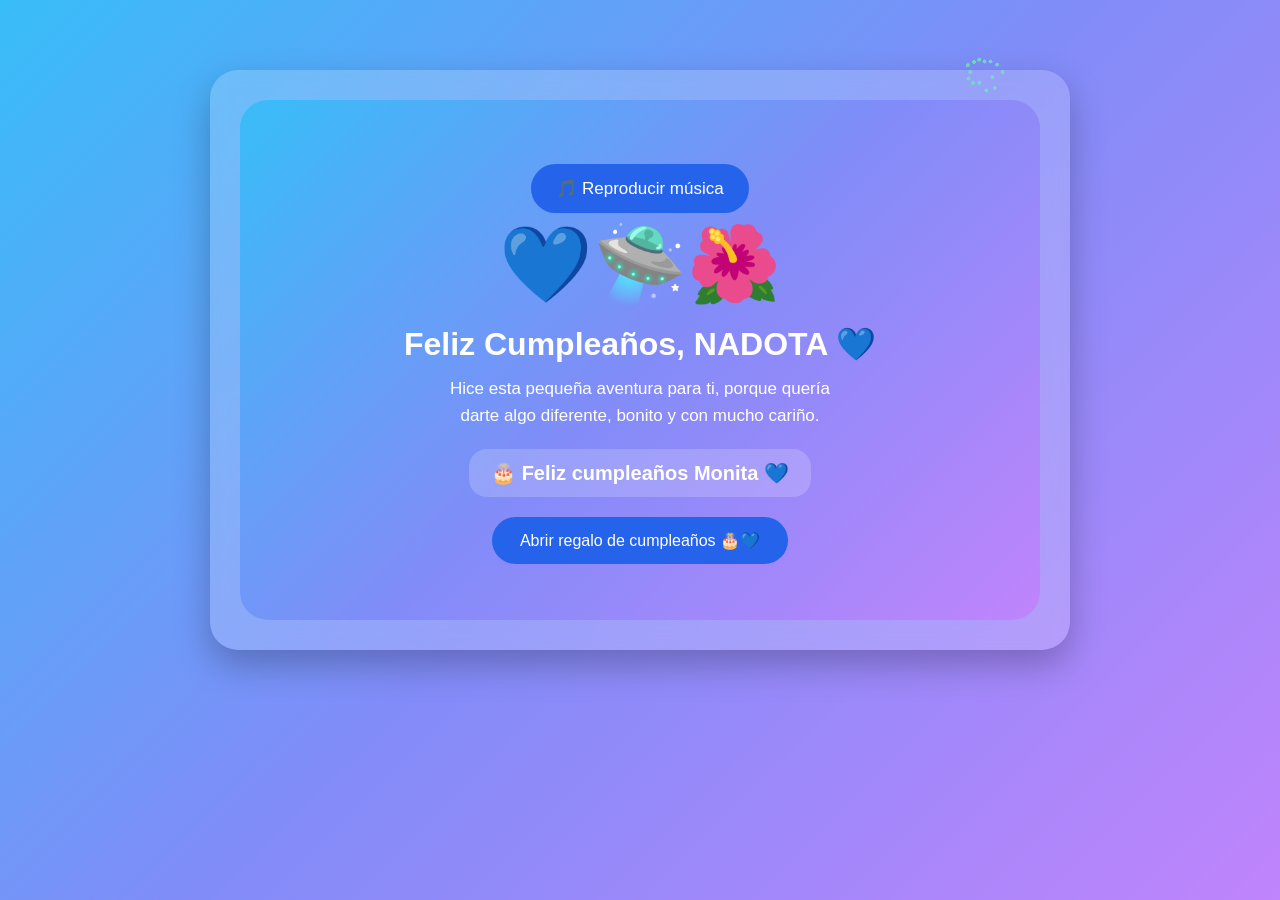
<file: index.html>
<!DOCTYPE html>
<html lang="es">
<head>
  <meta charset="UTF-8">
  <meta name="viewport" content="width=device-width, initial-scale=1.0">
  <title>Feliz Cumpleaños NADOTA 💙</title>
  <link rel="stylesheet" href="style.css">

  <style>

    body{
  background:#0a0a0f;
  min-height:100vh;
  transition:2s;
}

body.cumple{
  background:linear-gradient(
    135deg,
    #38bdf8,
    #818cf8,
    #c084fc
  );
}
    .device-frame {
      background: #0a0a0f;
      border-radius: 28px;
      overflow: hidden;
      min-height: 520px;
      position: relative;
      display: flex;
      align-items: center;
      justify-content: center;
    }

    .waiting-screen {
      width: 100%;
      padding: 48px 32px;
      display: flex;
      flex-direction: column;
      align-items: center;
      text-align: center;
      position: relative;
    }

    .stars-layer {
      position: absolute;
      inset: 0;
      overflow: hidden;
      pointer-events: none;
    }

    .star {
      position: absolute;
      width: 2px;
      height: 2px;
      background: white;
      border-radius: 50%;
      opacity: 0;
      animation: twinkle var(--dur) ease-in-out infinite var(--delay);
    }

    @keyframes twinkle {
      0%, 100% { opacity: 0; transform: scale(0.5); }
      50% { opacity: var(--max-op); transform: scale(1); }
    }

    .lock-icon {
      font-size: 52px;
      margin-bottom: 24px;
      animation: pulse 2.5s ease-in-out infinite;
    }

    .label-top {
      font-size: 12px;
      letter-spacing: 0.18em;
      color: rgba(255,255,255,0.35);
      text-transform: uppercase;
      margin-bottom: 14px;
    }

    .big-date {
      font-size: 52px;
      font-weight: bold;
      color: white;
      margin-bottom: 6px;
    }

    .big-month {
      font-size: 24px;
      font-weight: bold;
      color: #7dd3fc;
      margin-bottom: 28px;
    }

    .countdown-row {
      display: flex;
      gap: 16px;
      margin-bottom: 32px;
    }

    .count-num {
      font-size: 32px;
      font-weight: bold;
      color: white;
      background: rgba(255,255,255,0.07);
      border: 1px solid rgba(255,255,255,0.12);
      border-radius: 10px;
      width: 72px;
      height: 64px;
      display: flex;
      align-items: center;
      justify-content: center;
    }

    .count-label {
      font-size: 10px;
      color: rgba(255,255,255,0.4);
      text-transform: uppercase;
      margin-top: 6px;
    }

    .msg-waiting {
      font-size: 15px;
      color: rgba(255,255,255,0.55);
      line-height: 1.6;
      max-width: 300px;
      margin-bottom: 28px;
    }

    .btn-locked {
      background: rgba(255,255,255,0.06);
      border: 1px solid rgba(255,255,255,0.18);
      color: rgba(255,255,255,0.35);
      padding: 13px 32px;
      border-radius: 30px;
      font-size: 15px;
      cursor: not-allowed;
    }

    .inicio-screen {
      display: none;
      min-height: 520px;
      background: linear-gradient(135deg, #38bdf8, #818cf8, #c084fc);
      border-radius: 28px;
      flex-direction: column;
      align-items: center;
      justify-content: center;
      text-align: center;
      padding: 40px 28px;
      color: white;
      position: relative;
      overflow: hidden;
    }

    .inicio-screen.visible {
      display: flex;
    }

    .stitch-anim {
      font-size: 75px;
      animation: bounce 1.8s infinite;
      margin-bottom: 16px;
    }

    .inicio-h1 {
      font-size: 32px;
      font-weight: bold;
      margin-bottom: 12px;
    }

    .inicio-p {
      font-size: 17px;
      line-height: 1.6;
      max-width: 420px;
      margin-bottom: 20px;
    }

    .inicio-countdown {
      font-size: 20px;
      font-weight: bold;
      background: rgba(255,255,255,0.18);
      border-radius: 18px;
      padding: 12px 22px;
      margin-bottom: 20px;
    }

    .btn-inicio {
      display: inline-block;
      text-decoration: none;
      background: #2563eb;
      color: white;
      padding: 14px 28px;
      border-radius: 30px;
      font-size: 16px;
    }
  </style>
</head>

<body>

<div class="container">
  <div class="card">

    <div class="device-frame" id="waitingScreen">
      <div class="stars-layer" id="starsLayer"></div>

      <div class="waiting-screen">
        <div class="lock-icon">🔒</div>

        <div class="label-top">Se desbloquea el</div>
        <div class="big-date">8</div>
        <div class="big-month">julio 2026</div>

        <div class="countdown-row">
          <div>
            <div class="count-num" id="cDias">00</div>
            <div class="count-label">días</div>
          </div>

          <div>
            <div class="count-num" id="cHoras">00</div>
            <div class="count-label">horas</div>
          </div>

          <div>
            <div class="count-num" id="cMins">00</div>
            <div class="count-label">mins</div>
          </div>
        </div>

        <div class="msg-waiting">
          Algo especial está esperando por ti,<br>
          NADOTA 💙 Vuelve el 8 de julio.
        </div>

        <button class="btn-locked">
          Empezar aventura 🎁
        </button>
      </div>
    </div>

    <div class="inicio-screen" id="inicioScreen">
      <audio id="musicaFondo" loop>
        <source src="musica.mp3" type="audio/mpeg">
      </audio>

      <button onclick="toggleMusic()" id="musicBtn">
        🎵 Reproducir música
      </button>

      <div class="stitch-anim">💙🛸🌺</div>

      <div class="inicio-h1">
        Feliz Cumpleaños, NADOTA 💙
      </div>

      <div class="inicio-p">
        Hice esta pequeña aventura para ti, porque quería darte algo diferente,
        bonito y con mucho cariño.
      </div>

      <div class="inicio-countdown">
        🎂 Feliz cumpleaños Monita 💙
      </div>

      <a class="btn-inicio" href="carta.html">
        Abrir regalo de cumpleaños 🎂💙
      </a>
    </div>

  </div>
</div>

<script src="script.js"></script>

<script>
const fechaCumple = new Date("July 8 , 2026 00:00:00").getTime();
// Para probar ahora usa esta línea:
// const fechaCumple = new Date("June 1  July 8, 2026 00:00:00").getTime();

function generarEstrellas() {
  const layer = document.getElementById("starsLayer");

  for (let i = 0; i < 60; i++) {
    const estrella = document.createElement("div");
    estrella.className = "star";

    estrella.style.cssText =
      `left:${Math.random() * 100}%;
       top:${Math.random() * 100}%;
       --dur:${2 + Math.random() * 4}s;
       --delay:${Math.random() * 5}s;
       --max-op:${0.3 + Math.random() * 0.7};`;

    layer.appendChild(estrella);
  }
}

function actualizarBloqueo() {
  const ahora = Date.now();
  const diferencia = fechaCumple - ahora;

if (diferencia <= 0) {

  document.body.classList.add("cumple");

  document.getElementById("waitingScreen").style.display = "none";

  document.getElementById("inicioScreen").classList.add("visible");

  crearConfeti();
  lanzarFuegosArtificiales();

  return;
}

  const dias = Math.floor(diferencia / 86400000);
  const horas = Math.floor((diferencia % 86400000) / 3600000);
  const mins = Math.floor((diferencia % 3600000) / 60000);

  document.getElementById("cDias").textContent =
    String(dias).padStart(2, "0");

  document.getElementById("cHoras").textContent =
    String(horas).padStart(2, "0");

  document.getElementById("cMins").textContent =
    String(mins).padStart(2, "0");
}

const musica = document.getElementById("musicaFondo");

function toggleMusic() {
  if (musica.paused) {
    musica.play();
    document.getElementById("musicBtn").innerHTML =
      "⏸️ Pausar música";
  } else {
    musica.pause();
    document.getElementById("musicBtn").innerHTML =
      "🎵 Reproducir música";
  }
}

generarEstrellas();
actualizarBloqueo();
setInterval(actualizarBloqueo, 30000);
</script>

</body>
</html>
</file>
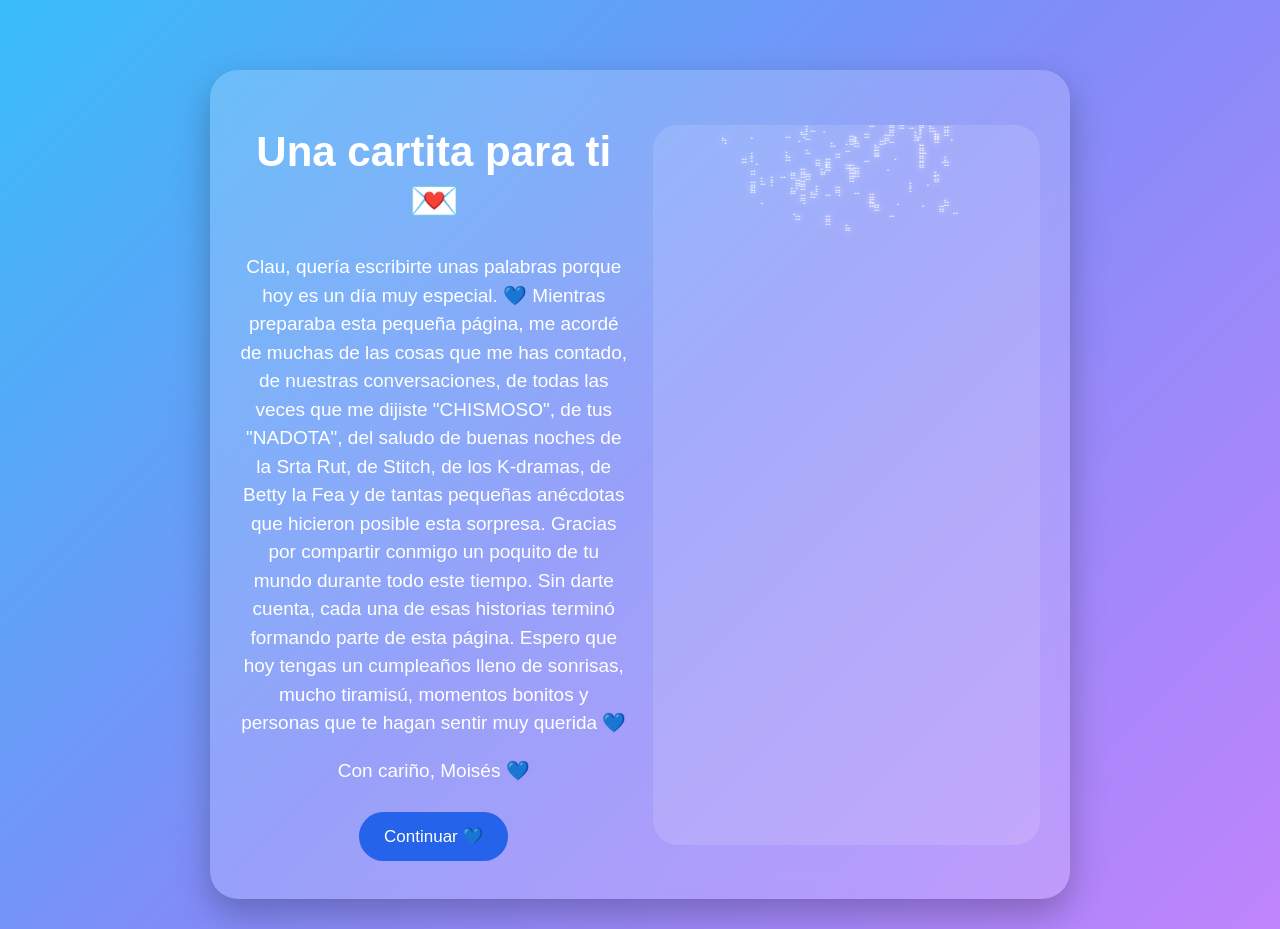
<file: carta.html>
<!DOCTYPE html>
<html lang="es">
<head>
  <meta charset="UTF-8">
  <meta name="viewport" content="width=device-width, initial-scale=1.0">
  <title>Cartita para Clau 💌</title>
  <link rel="stylesheet" href="style.css">

  <style>
    .carta-layout {
      display: grid;
      grid-template-columns: 1fr 1fr;
      gap: 25px;
      align-items: center;
    }

.ramo-box {
  height: 720px;
  position: relative;
  overflow: hidden;
  border-radius: 25px;
  background: rgba(255,255,255,0.12);
  display: flex;
  justify-content: center;
  align-items: center;
}
    #canvasRamo {
      width: 100%;
      height: 100%;
      display: block;
    }

    #msgRamo {
      position: absolute;
      bottom: 20px;
      width: 100%;
      text-align: center;
      color: white;
      font: 22px Arial;
      text-shadow: 0 0 12px white;
      opacity: 0;
      transition: 2s;
    }

    @media (max-width: 800px) {
      .carta-layout {
        grid-template-columns: 1fr;
      }

      .ramo-box {
        height: 500px;
      }
    }
  </style>
</head>

<body>

  <div class="container">
    <div class="card">

      <div class="carta-layout">

        <div>
          <h1>Una cartita para ti 💌</h1>

          <p>
            Clau, quería escribirte unas palabras porque hoy es un día muy especial. 💙
            Mientras preparaba esta pequeña página, me acordé de muchas de las cosas que me has contado,
            de nuestras conversaciones, de todas las veces que me dijiste "CHISMOSO", de tus "NADOTA", 
            del saludo de buenas noches de la Srta Rut, de Stitch, de los K-dramas, de Betty la Fea 
            y de tantas pequeñas anécdotas que hicieron posible esta sorpresa.

            Gracias por compartir conmigo un poquito de tu mundo durante todo este tiempo. Sin darte cuenta, 
            cada una de esas historias terminó formando parte de esta página.

            Espero que hoy tengas un cumpleaños lleno de sonrisas, mucho tiramisú, momentos bonitos y 
            personas que te hagan sentir muy querida 💙

          </p>

          <p>
            Con cariño, Moisés 💙
          </p>

          <button onclick="desbloquear()">Continuar 💙</button>
        </div>

        <div class="ramo-box">
          <canvas id="canvasRamo"></canvas>
          <div id="msgRamo">Feliz Cumpleaños Gabriela 💙</div>
        </div>

      </div>

    </div>
  </div>

  <script src="script.js"></script>

  <script>
    function desbloquear() {
      localStorage.setItem("cartaCompletada", "true");
      crearConfeti();
      setTimeout(() => {
        window.location.href = "frases.html";
      }, 900);
    }

    const ramo = String.raw`
⠀⠀⠀            ⢀⣀⠀⠀⠀   ⣀⡀⠀⠀⠀⠀⠀⠀⠀⠀⠀⠀⠀⠀⠀⠀⠀⠀⠀⠀⠀⠀⠀⠀⠀⠀⠀⠀⠀⠀
⠀⠀⠀⠀⠀⠀⠀⠀⢀⣀⣀⢠⠿⠷⣭⣶⣯⣥⣶⣾⣿⠀⠀⠀⠀⢠⠖⣒⡒⢢⣄⡴⠒⢢⡀⠀⠀⠀⠀⠀⠀⠀⠀⠀⠀⠀⠀⠀⠀
⠀⠀⠀⠀⠀⠀⠀⠀⢸⠷⣾⣿⡀⢠⡿⠑⠀⠀⢸⣿⡿⡄⠀⠀⠀⢸⢼⣍⠙⠛⠙⢷⡀⠀⣷⠒⠈⡆⠀⠀⠀⠀⠀⠀⠀⠀⠀⠀⠀
⠀⠀⠀⠀⠀⠀⠀⠀⢸⣼⡟⣭⣻⢿⣧⡀⠀⣰⡿⠛⣫⣽⠀⠀⢠⠃⠈⢾⣄⠀⠀⢸⣷⡶⠓⢷⣄⡇⠀⠀⠀⠀⠀⠀⠀⠀⠀⠀⠀
⠀⠀⠀⠀⠀⠀⠀⠀⠈⣿⡏⠀⠈⠀⠙⣿⣴⡿⠁⠀⠁⢸⠂⠀⢸⠀⠀⠀⢫⣆⣰⡟⠁⠀⠀⢈⣿⠃⠀⠀⡀⠀⠀⠀⠀⠀⠀⠀⠀
⠀⠀⠀⠀⠀⠀⠀⠀⠀⠸⣷⠀⠀⠀⠀⠘⣿⡇⠀⠀⢀⡟⠀⠀⠘⡆⠀⠀⠀⣿⡏⠀⠀⠀⠀⣸⡏⠀⠀⣾⣿⣿⣿⣶⣾⡝⡆⣀⡀
⠀⠀⠀⠀⠀⢀⡠⣤⠤⡀⠈⢧⡀⠀⠀⠀⣻⡇⠀⣠⠞⠀⠀⠀⠀⠙⢄⡀⠀⣿⠁⠀⠀⠀⣰⠋⠀⠀⡰⣿⢿⣏⠀⠹⣷⣿⣿⣿⣿
⠀⠀⡞⠉⢱⡾⠾⠛⣷⠷⡀⠀⠙⠦⠤⢤⣿⣿⠟⠀⠀⠀⠀⠀⢀⣴⣀⠭⢶⣿⣤⣄⠤⠞⠁⠀⠀⠀⣿⣿⠎⢿⣦⣾⠟⠏⠾⣿⡇
⡖⢒⣇⡀⣿⠀⠀⢠⡟⠀⠘⡆⠀⠀⠀⠀⠀⣿⠀⠀⠀⠀⠀⣠⣿⣿⡇⠀⢰⡏⠀⠈⠑⠢⣄⡀⠀⠀⢻⡹⠀⢸⡿⠁⠀⠂⣰⡟⠀
⠱⣼⠋⠉⠛⠷⣤⣼⠁⠀⠀⢱⠀⠀⠀⠀⠀⢹⡇⠀⠀⡠⢺⣿⣿⣿⡇⠀⣼⠇⠀⠀⠀⠀⠀⣭⠲⢄⡀⠙⢦⣼⣧⠄⢀⡴⠋⠀⠀
⠀⠻⣆⠀⠀⠀⠈⢻⡄⠀⢀⠆⠀⠀⠀⣰⡄⠘⣷⢀⡜⠁⣾⣿⣿⣿⡇⢀⡿⠀⠀⠀⣴⣧⢸⣿⣧⠀⠉⠲⢄⣿⠋⠉⠉⠀⠀⠀⠀
⠀⠀⠙⢦⡀⠀⠀⠀⣧⣴⠋⠀⠀⠀⢠⣿⣿⡄⢿⡎⠀⢸⣿⣿⣿⣿⡇⢸⡇⠀⢀⣾⣿⣿⣾⣿⣿⡇⠀⠀⢸⠏⠑⠢⣀⣤⡶⠀⠀
⠀⠀⠀⠀⠈⠁⠒⠈⠙⣯⠀⠀⠀⠀⣼⣿⣿⣿⣼⡇⠀⣿⣿⣿⣿⣿⠃⣾⠃⢀⣿⣿⣿⡇⣿⣿⣿⣧⠀⢀⡿⠀⢀⣴⣿⣿⡇⠀⠀
⠀⠀⠀⢀⣀⠀⠀⠀⠀⠘⣷⠀⠀⠀⣿⣿⣿⣿⣟⡇⢠⣿⣿⣿⣿⡟⢀⣿⢀⣾⣿⣿⣿⠇⢿⣿⣿⣿⠀⣸⠇⢠⣾⣿⣿⠏⢣⠀⠀
⠀⠀⠀⠈⢿⣿⣦⣄⠀⠀⠘⣧⠀⢀⣿⣿⣿⣿⣿⣿⢸⣿⣿⣿⡿⠁⢸⡏⣸⣿⣿⣿⡟⠀⠸⣿⣿⣿⢀⡿⢠⣿⣿⣿⠏⠀⠀⡇⠀
⠀⠀⠀⠀⠈⢿⣿⣿⣷⣄⠀⣸⣷⠉⣿⣿⣿⣿⣿⢹⣸⣿⣿⡿⠁⠀⢸⣇⣿⣿⣿⡟⠀⠀⠀⠹⣿⣿⣼⢧⣿⣿⠟⠁⢀⢔⡫⠆⠀
⠀⠀⠀⠀⠀⠈⠻⣿⣿⣿⣿⣄⠹⡆⢹⣿⣿⣿⡟⢸⣿⡿⠋⡀⠀⠀⣿⢹⣿⣿⠏⢀⣴⣿⠀⠀⠙⢿⣿⠛⠋⢁⡠⣺⠔⠉⠀⠀⠀
⠀⠀⠀⠀⠀⠀⣠⠟⢿⣿⣿⣿⣧⣹⡜⣿⣿⣿⠇⢸⣧⠀⢰⣿⡀⠀⣿⠸⠟⠁⠀⣾⣿⡟⠀⠀⠀⢸⣇⡠⢖⡭⠊⠀⠀⠀⠀⡄⠀
⠀⠀⠀⠀⠀⠀⢾⠭⢒⡿⠿⢿⣿⣿⣿⣿⣿⠏⠀⠸⣿⠀⣿⣿⣷⢰⣿⠀⠀⠀⣼⣿⣿⠇⠀⢀⡤⣞⠭⠚⢹⠀⠀⠀⠀⠀⠀⠇⠀
⠀⠀⠀⠀⠀⠀⢸⡀⠀⠘⡏⠒⠪⠭⣛⡿⠯⣀⡀⠀⣿⠀⣿⣿⣿⣸⡿⠀⠀⢰⣿⣿⣿⠴⣪⠕⠊⠁⠀⠀⠚⠀⠀⠀⠀⠀⢀⠀⠀
⠀⠀⠀⠀⠀⠀⠀⡇⠀⠀⢳⠀⠀⠀⠀⠉⠑⢲⡪⠭⣛⡓⠿⢿⣿⣿⣇⠀⣀⠼⢛⡩⠒⠉⠀⠀⠀⠀⠀⠀⠀⠀⠀⠀⠀⠀⢸⠀⠀
⠀⠀⠀⠀⠀⠀⠀⢸⠀⠀⠈⣧⠀⠀⠀⠀⠀⠀⢣⠀⠀⠀⠉⢁⡐⠖⠈⠩⠔⠊⠁⠀⠀⠀⠀⠀⠀⠀⠀⠀⠀⠀⠀⠀⠀⠀⡎⠀⠀
⠀⠀⠀⠀⠀⠀⠀⠀⡆⠀⠀⠘⣆⠀⠀⢀⡀⠠⠼⠓⠂⠩⠑⠒⠈⠀⠀⠀⠀⠀⠀⠀⠀⠀⠀⠀⠀⠀⠀⠀⠀⠀⠀⠀⠀⢀⠇⠀⠀
⠀⠀⠀⠀⠀⠀⠀⣀⡙⠂⠀⠉⠉⠉⠀⠀⠀⠀⠀⠀⠀⠀⠀⠀⠀⠀⠀⠀⠀⠀⠀⠀⠀⠀⠀⠀⠀⠀⠀⠀⠀⠀⠀⠀⠀⢸⠀⠀⠀
⠀⠀⠀⠀⠀⠀⠀⢱⠀⠀⠀⠀⠀⠀⠀⠀⠀⠀⠀⠀⠀⠀⠀⠀⠀⠀⠀⠀⠀⠀⠀⠀⠀⠀⠀⠀⠀⠀⠀⠂⠀⠀⠀⠀⠀⡇⠀⠀⠀
⠀⠀⠀⠀⠀⠀⠀⠀⢇⠀⠀⠀⠀⠀⠀⠀⠀⠀⠀⠀⠀⠀⠀⠀⠀⠀⠀⠀⠀⠀⠀⠀⠀⠀⠀⠀⠀⠀⢀⠀⠀⠀⠀⠀⢸⠀⠀⠀⠀
⠀⠀⠀⠀⠀⠀⠀⠀⠘⡄⠀⠀⠀⢸⡀⠀⠀⠀⠀⠀⠀⠀⠀⠀⠀⠀⠀⠀⠀⠀⠀⠀⠀⠀⠀⠀⠀⠀⠀⠀⠀⠀⠀⠀⡎⠀⠀⠀⠀
⠀⠀⠀⠀⠀⠀⠀⠀⠀⠹⡀⠀⠀⠀⢇⠀⠀⠀⠀⠀⠀⠀⠀⠀⠀⠀⠀⠀⠀⠀⠀⠀⠀⠀⠀⠀⠀⠀⠃⠀⠀⠀⠀⡸⠀⠀⠀⠀⠀
⠀⠀⠀⠀⠀⠀⠀⠀⠀⠀⢱⡀⠀⠀⠘⡄⠀⠀⠀⠀⠀⠀⠀⠀⠀⠀⠀⠀⠀⠀⠀⠀⠀⠀⠀⠀⠀⠰⠀⠀⠀⠀⢠⠃⠀⠀⠀⠀⠀
⠀⠀⠀⠀⠀⠀⠀⠀⠀⠀⠀⢣⠀⠀⠘⣳⠀⠀⠀⠀⠀⠀⠀⠀⠀⠀⠀⠀⠀⠀⠀⠀⠀⠀⠀⠀⢀⡇⠀⠀⠀⢠⠃⠀⠀⠀⠀⠀⠀
⠀⠀⠀⠀⠀⠀⠀⠀⠀⠀⠀⠀⢇⠀⠀⢹⡆⠀⠀⠀⠀⠀⠀⠀⠀⠀⠀⠀⠀⠀⠀⠀⠀⠀⠀⠀⡞⠀⠀⠀⣰⠃⠀⠀⠀⠀⠀⠀⠀
⠀⠀⠀⠀⠀⠀⠀⠀⠀⠀⠀⠀⠈⠆⠀⠀⢷⠀⠀⠀⠀⠀⠀⠀⠀⠀⠀⠀⠀⠀⠀⠀⠀⠀⠀⡸⠁⠀⠀⡰⠁⠀⠀⠀⠀⠀⠀⠀⠀
⠀⠀⠀⠀⠀⠀⠀⠀⠀⠀⠀⠀⠀⠸⡄⠀⠘⡆⠀⠀⠀⠀⠀⠀⠀⠀⠀⠀⠀⠀⠀⠀⠀⠀⣰⠃⠀⠀⡰⠁⠀⠀⠀⠀⠀⠀⠀⠀⠀
⠀⠀⠀⠀⠀⠀⠀⠀⠀⠀⠀⠀⠀⠀⠱⡀⠀⠹⡀⠀⠀⠀⠀⠀⠀⠀⠀⠀⠀⠀⠀⠀⠀⢠⡏⠀⠀⡰⠁⠀⠀⠀⠀⠀⠀⠀⠀⠀⠀
⠀⠀⠀⠀⠀⠀⠀⠀⠀⠀⠀⠀⠀⠀⠀⠑⡄⠀⢱⡀⠀⠀⠀⠀⠀⠀⠀⠀⠀⠀⠀⠀⢠⡿⠀⠀⡰⠁⠀⠀⠀⠀⠀⠀⠀⠀⠀⠀⠀
⠀⠀⠀⠀⠀⠀⠀⠀⠀⠀⠀⠀⠀⠀⠀⠀⠘⢆⠀⢣⠀⠀⠀⠀⠀⠀⠀⠀⠀⠀⠀⢀⢾⠃⠀⣰⠃⠀⠀⠀⠀⠀⠀⠀⠀⠀⠀⠀⠀
⠀⠀⠀⠀⠀⠀⠀⠀⠀⠀⠀⠀⠀⠀⠀⠀⠀⠈⢦⠈⣧⠀⠀⠀⠀⠀⠀⠀⠀⠀⠀⣨⠏⠀⣰⠃⠀⠀⠀⠀⠀⠀⠀⠀⠀⠀⠀⠀⠀
⠀⠀⠀⠀⠀⠀⠀⠀⠀⠀⠀⠀⠀⡶⠋⠉⠓⢦⣄⢣⡈⢧⠀⠀⠀⠀⠀⠀⠀⠀⢰⡛⠀⣰⠁⠀⠀⠀⠀⠀⠀⠀⠀⠀⠀⠀⠀⠀⠀
⠀⠀⠀⠀⠀⠀⠀⠀⠀⠀⠀⠀⠀⠻⣦⣄⡀⠀⠙⢷⣷⠀⢧⠀⠀⠀⠀⠀⠀⢀⣣⡵⡾⠁⠀⠀⠀⠀⠀⠀⠀⠀⠀⠀⠀⠀⠀⠀⠀
⠀⠀⠀⠀⠀⠀⠀⠀⠀⠀⠀⠀⠀⠀⠀⠉⠛⠷⣦⣤⣹⣟⣈⣇⣀⡠⠤⠖⠛⠉⣁⣰⠁⠀⠀⠀⠀⠀⠀⠀⠀⠀⠀⠀⠀⠀⠀⠀⠀
⠀⠀⠀⠀⠀⠀⠀⠀⠀⠀⠀⠀⠀⠀⠀⣠⠖⠋⣉⣽⠿⢻⣿⣧⣤⣤⡶⠶⠛⠋⠁⠘⡄⠀⠀⠀⠀⠀⠀⠀⠀⠀⠀⠀⠀⠀⠀⠀⠀
⠀⠀⠀⠀⠀⠀⠀⠀⠀⠀⠀⠀⠀⠀⠰⠷⠶⠛⠉⠁⢀⣿⡞⣧⠐⠀⠀⠀⢸⢸⠀⠀⢣⠀⠀⠀⠀⠀⠀⠀⠀⠀⠀⠀⠀⠀⠀⠀⠀
⠀⠀⠀⠀⠀⠀⠀⠀⠀⠀⠀⠀⠀⠀⠀⠀⠀⠀⠀⠀⣜⡟⡇⢻⡆⠀⠀⠀⠀⠏⡄⠀⠘⡀⠀⠀⠀⠀⠀⠀⠀⠀⠀⠀⠀⠀⠀⠀⠀
⠀⠀⠀⠀⠀⠀⠀⠀⠀⠀⠀⠀⠀⠀⠀⠀⠀⠀⠀⢰⣿⠃⡇⠀⣿⠀⣀⠀⠀⠸⠃⠀⠀⢧⠀⠀⠀⠀⠀⠀⠀⠀⠀⠀⠀⠀⠀⠀⠀
⠀⠀⠀⠀⠀⠀⠀⠀⠀⠀⠀⠀⠀⠀⠀⠀⠀⠀⠀⣾⠏⠀⠃⠀⢸⡇⢸⠀⠀⠀⢀⠀⠀⠸⡀⠀⠀⠀⠀⠀⠀⠀⠀⠀⠀⠀⠀⠀⠀
⠀⠀⠀⠀⠀⠀⠀⠀⠀⠀⠀⠀⠀⠀⠀⠀⠀⢀⡾⠛⠦⣀⣀⠀⠀⡇⠈⡇⠀⠀⠈⡀⠀⢀⡇⠀⠀⠀⠀⠀⠀⠀⠀⠀⠀⠀⠀⠀⠀
⠀⠀⠀⠀⠀⠀⠀⠀⠀⠀⠀⠀⠀⠀⠀⠀⠚⠋⠀⠀⠀⠈⢸⠀⠀⢹⠀⢣⢀⡀⠤⠒⠊⠁⠀⠀⠀⠀⠀⠀⠀⠀⠀⠀⠀⠀⠀⠀⠀
⠀⠀⠀⠀⠀⠀⠀⠀⠀⠀⠀⠀⠀⠀⠀⠀⠀⠀⠀⠀⠀⠀⠀⠉⠁⢸⠀⠀⠀⠀⠀⠀⠀⠀⠀⠀⠀⠀⠀⠀⠀⠀⠀⠀⠀⠀⠀⠀⠀
⠀⠀⠀⠀⠀⠀⠀⠀⠀⠀⠀⠀⠀⠀⠀⠀⠀⠀⠀⠀⠀⠀⠀⠀⠀⢸⠀⠀
`;

    const canvas = document.getElementById("canvasRamo");
    const ctx = canvas.getContext("2d");

    function ajustarCanvas() {
      canvas.width = canvas.offsetWidth;
      canvas.height = canvas.offsetHeight;
    }

    ajustarCanvas();

    const fontSize = 9;
    const lineHeight = 9;
    ctx.font = `${fontSize}px monospace`;

    const chars = "⢀⣀⣶⣿⡇⣧⢿⠿⣤⣦⡀⡄⠈⠉⠒⠷⢦⣄⡿⣾⣿⣿";
    const particles = [];

    const lines = ramo.trim().split("\n");
    const maxLen = Math.max(...lines.map(l => l.length));
    
const dibujoWidth = maxLen * fontSize * 0.55;
const dibujoHeight = lines.length * lineHeight;

const startX = (canvas.width - dibujoWidth) / 2;
const startY = (canvas.height - dibujoHeight) / 2;

    lines.forEach((line, y) => {
      [...line].forEach((char, x) => {
        if (char !== " " && char !== "⠀") {
          particles.push({
            x: startX + x * fontSize * 0.55,
            y: -Math.random() * canvas.height,
            tx: startX + x * fontSize * 0.55,
            ty: startY + y * lineHeight,
            char: chars[Math.floor(Math.random() * chars.length)],
            final: char,
            speed: 2 + Math.random() * 4,
            form: false
          });
        }
      });
    });

    setTimeout(() => {
      particles.forEach(p => p.form = true);
    }, 2500);

    setTimeout(() => {
      document.getElementById("msgRamo").style.opacity = 1;
    }, 6000);

    function animate() {
      ctx.clearRect(0, 0, canvas.width, canvas.height);

      particles.forEach(p => {
        if (!p.form) {
          p.y += p.speed;
          if (p.y > canvas.height) p.y = -20;
          if (Math.random() < 0.1) {
            p.char = chars[Math.floor(Math.random() * chars.length)];
          }
        } else {
          p.x += (p.tx - p.x) * 0.055;
          p.y += (p.ty - p.y) * 0.055;

          if (Math.abs(p.x - p.tx) < 1 && Math.abs(p.y - p.ty) < 1) {
            p.char = p.final;
          }
        }

        ctx.fillStyle = "white";
        ctx.shadowColor = "white";
        ctx.shadowBlur = 7;
        ctx.font = `${fontSize}px monospace`;
        ctx.fillText(p.char, p.x, p.y);
      });

      requestAnimationFrame(animate);
    }

    animate();
  </script>

</body>
</html>
</file>
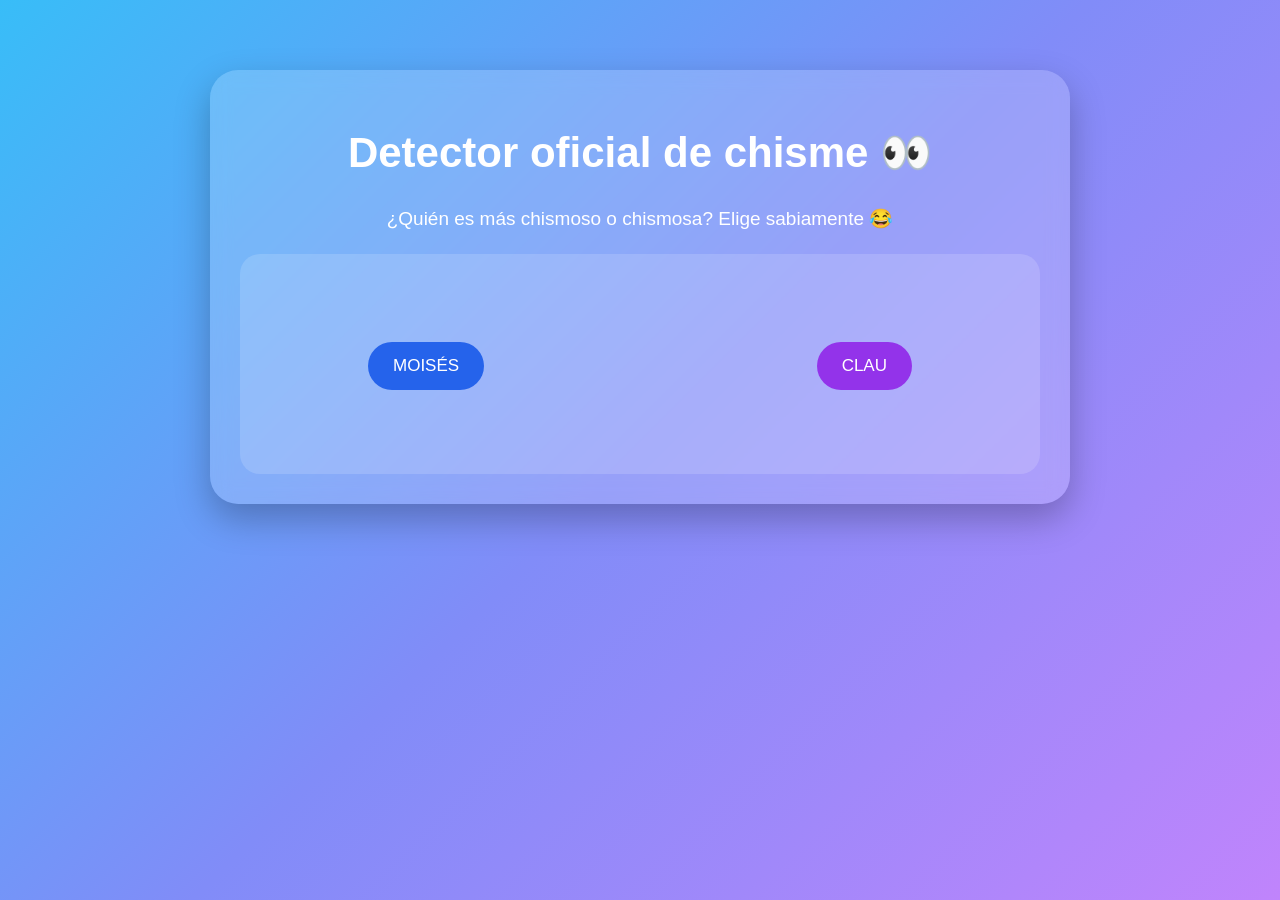
<file: chisme.html>
<!DOCTYPE html>
<html lang="es">
<head>
  <meta charset="UTF-8">
  <meta name="viewport" content="width=device-width, initial-scale=1.0">
  <title>Detector de chisme 👀</title>
  <link rel="stylesheet" href="style.css">
</head>
<body>

  <div class="container">
    <div class="card">
      <h1>Detector oficial de chisme 👀</h1>

      <p>¿Quién es más chismoso o chismosa? Elige sabiamente 😂</p>

      <div class="chisme-box">
        <button id="btnMoises" onclick="escaparMoises()">MOISÉS</button>
        <button id="btnClau" onclick="ganarChisme()">CLAU</button>
      </div>

      <div id="mensajeChisme" class="message-box hidden"></div>
    </div>
  </div>

  <script src="script.js"></script>
  <script>
    let intentosMoises = 0;
    let escalaMoises = 1;
    let escalaClau = 1;

    const frasesChisme = [
      "Nopis, por acá no era xd 😂",
      "Tienes que aceptar la verdad 👀",
      "Presiona CLAU, no te hagas 😂",
      "El botón de Moisés se está escondiendo xd",
      "Clau, ya sabemos la respuesta 🫢",
      "No puedes tocar a Moisés 😂",
      "Mientras más lo intentas, Clau se vuelve más sospechosa 👀",
      "Te conozco mosco, tú sabes la respuesta 😂"
    ];

    function escaparMoises() {
      const btnMoises = document.getElementById("btnMoises");
      const btnClau = document.getElementById("btnClau");
      const mensaje = document.getElementById("mensajeChisme");

      intentosMoises++;
      escalaMoises -= 0.12;
      escalaClau += 0.35;

      if (escalaMoises < 0.35) escalaMoises = 0.35;
      if (escalaClau > 4) escalaClau = 4;

      const nuevaX = Math.random() * 65;
      const nuevaY = Math.random() * 130;

      btnMoises.style.left = nuevaX + "%";
      btnMoises.style.top = nuevaY + "px";
      btnMoises.style.transform = `scale(${escalaMoises})`;

      btnClau.style.transform = `scale(${escalaClau})`;

      mensaje.innerHTML = frasesChisme[Math.floor(Math.random() * frasesChisme.length)];
      mensaje.classList.remove("hidden");

      if (intentosMoises >= 8) {
        mensaje.innerHTML = "Ya está difícil culpar a Moisés 😂💙";
      }
    }

    function ganarChisme() {
      const mensaje = document.getElementById("mensajeChisme");

      mensaje.innerHTML = `
        🎉 Respuesta correcta 🎉
        <br><br>
        La más chismosa es... CLAU 😂💙
        <br><br>
        Pero chismosa tierna, así que se le perdona 🥹✨
      `;

      mensaje.classList.remove("hidden");
      localStorage.setItem("chismeCompletado", "true");
      crearConfeti();

      setTimeout(() => {
        window.location.href = "trivia.html";
      }, 2200);
    }
  </script>
</body>
</html>
</file>
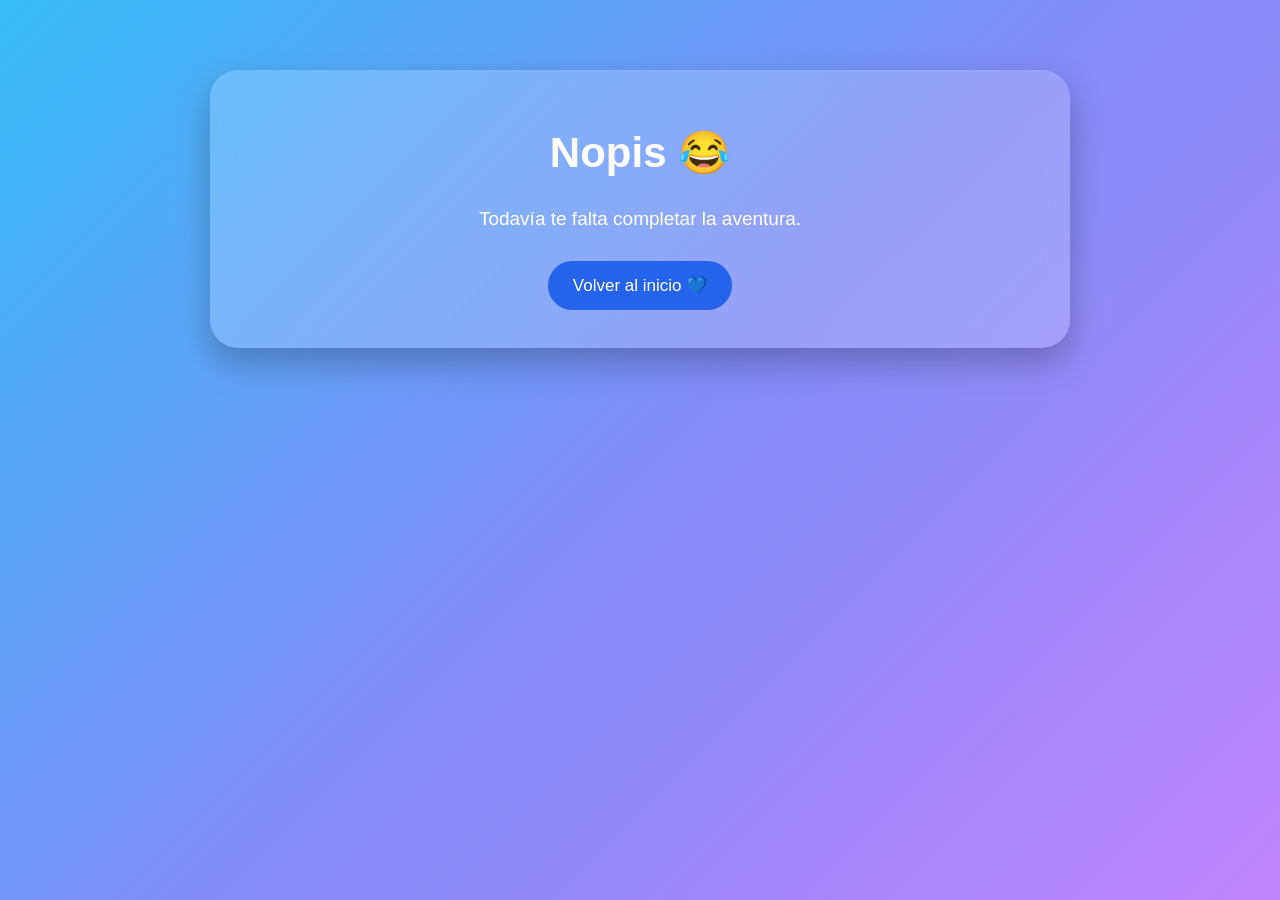
<file: final.html>
<!DOCTYPE html>
<html lang="es">
<head>
  <meta charset="UTF-8">
  <meta name="viewport" content="width=device-width, initial-scale=1.0">
  <title>Ultima parte de la aventura 🎆</title>
  <link rel="stylesheet" href="style.css">
</head>
<body>

<div class="container">
  <div class="card" id="contenidoFinal"></div>
</div>

  <script src="script.js"></script>
  <script>
    const completo =
      localStorage.getItem("cartaCompletada") === "true" &&
      localStorage.getItem("frasesCompletadas") === "true" &&
      localStorage.getItem("stitchCompletado") === "true" &&
      localStorage.getItem("chismeCompletado") === "true" &&
      localStorage.getItem("triviaCompletada") === "true";

    const caja = document.getElementById("contenidoFinal");

    if (completo) {
      caja.innerHTML = `
  <div class="carta-layout">

    <div>
      <h1>🎆 Lo lograste, Clau 🎆</h1>

      <div class="stitch">💙🛸🌺</div>

      <p>
        Llegaste al final de esta pequeña aventura 💙
      </p>

      <p>
        Cada juego, cada pregunta, cada animación y cada detalle de esta página fue hecho pensando en todas esas historias, 
        frases y momentos que compartimos. Quería que, aunque fuera por unos minutos, pudieras sonreír mientras la recorrías.
      </p>

      <p>
        Gracias por abrir esta sorpresa y por permitirme conocerte un poquito más durante todo este tiempo. 
        Ha sido muy bonito escuchar tus anécdotas, reírme con tus ocurrencias y 
        descubrir poco a poco a la "Psicóloca" detrás de cada conversación
      </p>

      <h2>Feliz cumpleaños, Clau 🌺🎂🛸</h2>

      <button onclick="reiniciar()">Volver a empezar 💙</button>
    </div>

    <div class="ramo-box">
      <canvas id="canvasFinal"></canvas>
      <div id="msgFinal">Feliz Cumpleaños Claudia Gabriela 💙</div>
    </div>

  </div>
`;

crearConfeti();
iniciarRamoFinal();
    } else {
      caja.innerHTML = `
        <h1>Nopis 😂</h1>
        <p>Todavía te falta completar la aventura.</p>
        <a class="btn" href="index.html">Volver al inicio 💙</a>
      `;
    }
function reiniciar() {
  localStorage.clear();
  window.location.href = "index.html";
}

function iniciarRamoFinal() {
  const ramo = String.raw`
⠀⠀⠀⠀⠀⠀⠀⠀⠀⠀⠀⠀⠀⠀⠀⠀⠀⠀⠀⠀⠀⠀⠀⠀⠀⠀⠀⠀⠀⠀⠀⢀⠴⠂⠀⠀⠀⠀⠀⠀⠀⠀⠀⠀⠀⠀⠀⠀⠀⠀⠀⠀
⠀⠀⠀⠀⠀⠀⠀⠀⠀⠀⠀⠀⠀⠀⠀⠀⠀⠀⠀⠀⡠⠋⢀⡄⠀⠀⠀⣠⠊⠀⠀⠀⠀⠇⠀⠀⠀⠀⠀⠀⠀⠀⠀⠀⠀⠀⠀⠀⠀⠀
⠀⠀⠀⠀⠀⠀⠀⠀⠀⠀⠀⠀⠀⠀⠀⠀⠀⠀⠀⣰⠃⠀⡜⠀⠀⠀⢰⠁⠀⠀⠀⠀⠀⢀⠀⠀⠀⠀⠀⠀⠀⠀⠀⠀⠀⠀⠀⠀⠀⠀
⠀⠀⠀⠀⠀⠀⠀⠀⠀⠀⠀⠀⠀⠀⠀⠀⠀⠀⢠⠃⠀⢀⠃⠀⠀⠀⡇⠀⡆⠀⠀⠀⠀⢸⠀⠀⠀⠀⠀⠀⠀⠀⠀⠀⠀⠀⠀⠀⠀⠀
⠀⠀⠀⠀⠀⠀⠀⠀⠀⠀⠀⠀⠀⠀⠀⠀⠀⠀⡌⠀⠀⢸⠀⠀⠀⢠⠀⢰⢀⠀⠀⠀⠀⠘⠀⠀⡠⠐⠈⠉⠀⠀⠈⠉⠐⢤⡀⠀⠀⠀
⠀⠀⠀⠀⠀⠀⠀⠀⠀⠀⠀⣀⠀⠀⣀⡀⠀⢠⡇⠀⠀⢸⠀⠀⠀⢸⠁⡜⠸⠀⠀⠀⠀⢸⡠⠊⠀⠀⠀⠀⠀⠀⢀⣀⣀⠀⠙⡄⠀⠀
⠀⠀⠀⠀⠀⠀⠀⠀⠀⣔⡉⠴⠆⣠⡤⣈⠑⢺⠀⠀⠀⢈⡀⠀⠀⡘⠀⡇⡄⠀⠀⠀⠀⢸⠀⠀⠀⠀⣀⣔⠮⠝⠒⠊⠉⠛⢳⡃⠀⠀
⠀⠀⠀⠀⠀⠀⠀⠀⢠⠃⠀⠀⠀⠰⣏⢻⠋⠾⡆⠀⠀⠹⣌⢢⣸⣏⡆⡇⡇⠀⠀⠀⠀⡌⠀⢀⣴⡪⠋⠁⠀⢀⠤⠒⠉⡡⠄⠚⠒⣆
⠀⠀⠀⠀⠀⠀⠀⣠⠏⠒⠒⠠⢤⣀⠈⠚⢧⣄⢣⠀⢀⣀⠈⢻⡃⠘⡇⣇⠇⠀⠀⠀⢠⠃⠀⡩⠋⠀⠀⡠⠚⠁⠀⣠⠚⠢⠤⠤⠒⠁
⠀⠀⠀⢰⡲⣒⠈⠑⠒⠂⠤⠄⢠⠤⣍⠒⠤⡙⢿⣆⠘⡌⠉⣷⢻⡀⣿⠸⠁⠀⠀⠀⡌⢀⠞⠀⠀⢀⠎⠀⠀⢀⠞⠁⠀⠀⠀⠀⠀⠀
⠀⠀⠀⠀⠉⠒⠷⢆⠀⠀⠀⠀⠀⠓⠶⠵⢤⣈⡑⠝⢷⣽⡄⢿⣟⣷⢻⠀⠀⠀⡠⠎⣀⠬⠤⠤⢄⡀⠀⢀⡴⠃⠀⠀⠀⠀⠀⠀⠀⠀
⠀⠀⠀⠀⠀⠀⠀⠀⠑⣤⡠⠔⠒⣒⣀⡒⠒⢏⣻⣷⣦⣽⣿⣎⢿⡝⣿⣧⠀⡜⡵⠋⠀⠀⠀⠀⠀⠈⠙⢍⠀⠀⠀⠀⠀⠀⠀⠀⠀⠀
⠀⠀⠀⠀⢀⠤⠒⢉⡡⠔⠚⠉⠁⠀⠀⠀⠈⠉⠙⠀⠉⠛⠿⣿⣧⣿⣜⣿⣦⡿⠀⠀⠀⠀⠀⠀⠀⠀⠀⠈⢧⠀⠀⠀⠀⠀⠀⠀⠀⠀
⠀⠀⢀⠖⠁⣠⠔⠉⠀⠀⠀⠀⡠⠄⠐⣒⡤⠬⠭⠉⠉⠤⠴⠮⣿⣿⣿⣿⡿⣇⣤⣄⣀⣀⠀⠀⠠⠤⠄⠀⢸⠀⠀⠀⠀⠀⠀⠀⠀⠀
⠀⡰⠁⢀⠖⠁⠀⠀⠀⠀⢀⡠⠔⠊⠉⠀⠀⠀⢀⣀⠤⠐⠒⠂⢰⠏⠓⠓⢻⢻⠋⠥⣒⠤⣉⠁⠒⠤⣀⠀⠀⢣⡀⠀⠀⠀⠀⠀⠀⠀
⢀⠇⣠⠇⠀⠀⠀⠀⡠⠞⠁⠀⠀⠀⣀⠤⠖⠈⠁⠀⠀⠀⠀⠀⡀⠀⠀⠀⠘⡆⢣⠀⠀⠑⢦⡑⠦⡀⠀⠁⠀⠀⠳⡄⠀⠀⠀⠀⠀⠀
⠸⣰⠁⠀⠀⢀⡴⠋⠀⠀⠀⡠⠔⠋⠀⠀⠀⠀⠀⠀⠀⠀⢀⡴⠻⡀⠀⠀⠀⢱⠀⠱⡀⠀⠀⠘⢦⡈⠢⡀⠀⠀⠀⠘⣆⠀⠀⠀⠀⠀
⠀⢇⠀⠀⡠⠋⠀⠀⠀⠀⠀⠀⠀⠀⠀⠀⠀⠀⠀⢀⣠⡴⠋⠀⢠⣷⠤⣀⡀⠀⢣⣀⡈⠢⡀⠀⠀⠙⠢⣈⠓⢄⠀⠀⠘⡀⠀⠀⠀⠀
⠀⠸⠀⡰⠁⠀⠀⠀⠀⠀⠀⠀⠀⠀⣀⣠⡤⢲⡾⠋⡘⠀⠀⢀⢷⠁⠀⠀⢸⠉⠁⠀⠉⠉⠐⠢⢄⠀⠀⠈⠑⠢⠭⠂⢠⠇⠀⠀⠀⠀
⠀⢰⢾⣡⠞⠉⠉⠉⠉⠉⠉⠉⠉⠀⠀⡌⠀⠾⠁⢠⠁⠀⠀⡜⡆⠀⠀⢀⠇⠀⠀⠀⠀⠀⠀⠀⠀⠉⠒⠤⣀⡀⠀⣀⣸⠀⠀⠀⠀⠀
⠀⠀⠀⠀⠀⠀⠀⠀⠀⠀⠀⠀⠀⠀⢠⡀⢸⡇⠀⢸⠀⠀⠀⡇⡇⠀⢀⠎⠀⠀⠀⠀⠀⠀⠀⠀⠀⠀⠀⠀⠀⠀⠀⠀⠀⠀⠀⠀⠀⠀
⠀⠀⠀⠀⠀⠀⠀⠀⠀⠀⠀⠀⠀⠀⠸⠁⠈⠀⠀⢸⠀⠀⠀⡇⠇⠀⡌⠀⠀⠀⠀⠀⠀⠀⠀⠀⠀⠀⠀⠀⠀⠀⠀⠀⠀⠀⠀⠀⠀⠀
⠀⠀⠀⠀⠀⠀⠀⠀⠀⠀⠀⠀⠀⠀⠀⡄⠀⠄⠀⠘⡀⠀⠀⡇⠀⢰⠁⠀⠀⠀⠀⠀⠀⠀⠀⠀⠀⠀⠀⠀⠀⠀⠀⠀⠀⠀⠀⠀⠀⠀
⠀⠀⠀⠀⠀⠀⠀⠀⠀⠀⠀⠀⠀⠀⠀⠱⡄⠀⠀⠀⢣⡀⠀⠸⠀⡟⠓⢦⠀⠀⠀⠀⠀⠀⠀⠀⠀⠀⠀⠀⠀⠀⠀⠀⠀⠀⠀⠀⠀⠀
⠀⠀⠀⠀⠀⠀⠀⠀⠀⠀⠀⠀⠀⠀⠀⠀⠈⠢⣀⠀⠀⠑⠂⣀⣃⢳⡀⡼⠀⠀⠀⠀⠀⠀⠀⠀⠀⠀⠀⠀⠀⠀⠀⠀⠀⠀⠀⠀⠀⠀
⠀⠀⠀⠀⠀⠀⠀⠀⠀⠀⠀⠀⠀⠀⠀⠀⠀⠀⠀⠉⠒⠒⠋⠁⠀⠙⠽⠁⠀⠀⠀⠀⠀
  ⠀⠀⠀⠀⠀⠀⠀⠀⠀⠀⠀⠀⠀⠀⠀⠀⠀⠀

  `;

  const canvas = document.getElementById("canvasFinal");
  const ctx = canvas.getContext("2d");

  canvas.width = canvas.offsetWidth;
  canvas.height = canvas.offsetHeight;

  const fontSize = 14;
  const lineHeight = 14;
  ctx.font = `${fontSize}px monospace`;

  const chars = "⢀⣀⣶⣿⡇⣧⢿⠿⣤⣦⡀⡄⠈⠉⠒⠷⢦⣄⡿⣾⣿⣿";
  const particles = [];

  const lines = ramo.trim().split("\n");
  const maxLen = Math.max(...lines.map(l => l.length));

  const dibujoWidth = maxLen * fontSize * 0.55;
  const dibujoHeight = lines.length * lineHeight;

  const startX = (canvas.width - dibujoWidth) / 2;
  const startY = (canvas.height - dibujoHeight) / 2;

  lines.forEach((line, y) => {
    [...line].forEach((char, x) => {
      if (char !== " " && char !== "⠀") {
        particles.push({
          x: startX + x * fontSize * 0.55,
          y: -Math.random() * canvas.height,
          tx: startX + x * fontSize * 0.55,
          ty: startY + y * lineHeight,
          char: chars[Math.floor(Math.random() * chars.length)],
          final: char,
          speed: 2 + Math.random() * 4,
          form: false
        });
      }
    });
  });

  setTimeout(() => {
    particles.forEach(p => p.form = true);
  }, 2500);

  setTimeout(() => {
    document.getElementById("msgFinal").style.opacity = 1;
  }, 6000);

  function animate() {
    ctx.clearRect(0, 0, canvas.width, canvas.height);

    particles.forEach(p => {
      if (!p.form) {
        p.y += p.speed;
        if (p.y > canvas.height) p.y = -20;
        if (Math.random() < 0.1) {
          p.char = chars[Math.floor(Math.random() * chars.length)];
        }
      } else {
        p.x += (p.tx - p.x) * 0.055;
        p.y += (p.ty - p.y) * 0.055;

        if (Math.abs(p.x - p.tx) < 1 && Math.abs(p.y - p.ty) < 1) {
          p.char = p.final;
        }
      }

      ctx.fillStyle = "white";
      ctx.shadowColor = "white";
      ctx.shadowBlur = 7;
      ctx.font = `${fontSize}px monospace`;
      ctx.fillText(p.char, p.x, p.y);
    });

    requestAnimationFrame(animate);
  }

  animate();
}
  </script>
</body>
</html>
</file>
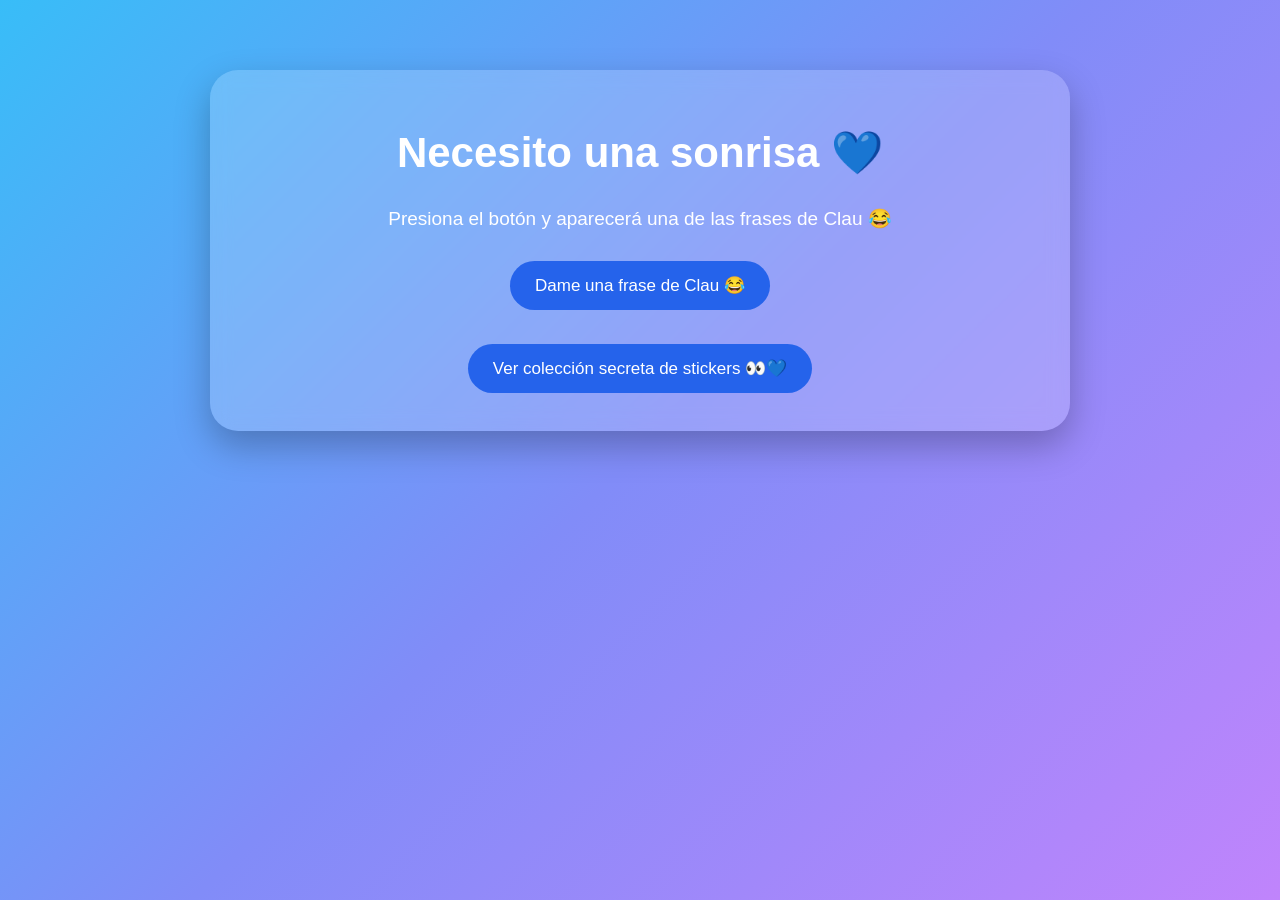
<file: frases.html>
<!DOCTYPE html>
<html lang="es">
<head>
  <meta charset="UTF-8">
  <meta name="viewport" content="width=device-width, initial-scale=1.0">
  <title>Frases de Clau 😂</title>
  <link rel="stylesheet" href="style.css">
</head>
<body>

  <div class="container">
    <div class="card">
      <h1>Necesito una sonrisa 💙</h1>

      <p>Presiona el botón y aparecerá una de las frases de Clau 😂</p>

      <button onclick="fraseAleatoria()">Dame una frase de Clau 😂</button>

      <div id="fraseClau" class="message-box hidden"></div>

      <br><br>

      <a class="btn" href="stickers.html">
Ver colección secreta de stickers 👀💙
</a>
    </div>
  </div>

  <script src="script.js"></script>
  <script>
    const frasesClau = [
      "NADOTA 😂",
      "Te conozco mosco 👀",
      "Malcriado xd",
      "Atrevido xd",
      "Veremos dijo el ciego 😂",
      "Ummm dijo la vaca 🐄",
      "Joven hambreado 🍽️",
      "Nopis 💙",
      "Qué ocioso los jóvenes de hoy en día 😂",
      "Eres más espeso que el Quaker xd",
      "OKI 😊",
      "Oye, estás? 👀",
      "Te voy a bloquear 😂",
      "Menso 😂",
      "Camarón con cola 😂",
      "Pobre loco xd",
      "El que tenga miedo de morir que no nazca xd"
    ];

    function fraseAleatoria() {
      const caja = document.getElementById("fraseClau");
      const frase = frasesClau[Math.floor(Math.random() * frasesClau.length)];
      caja.innerHTML = frase;
      caja.classList.remove("hidden");
    }

    function continuar() {
      localStorage.setItem("frasesCompletadas", "true");
      window.location.href = "juego-stitch.html";
    }
  </script>
</body>
</html>
</file>
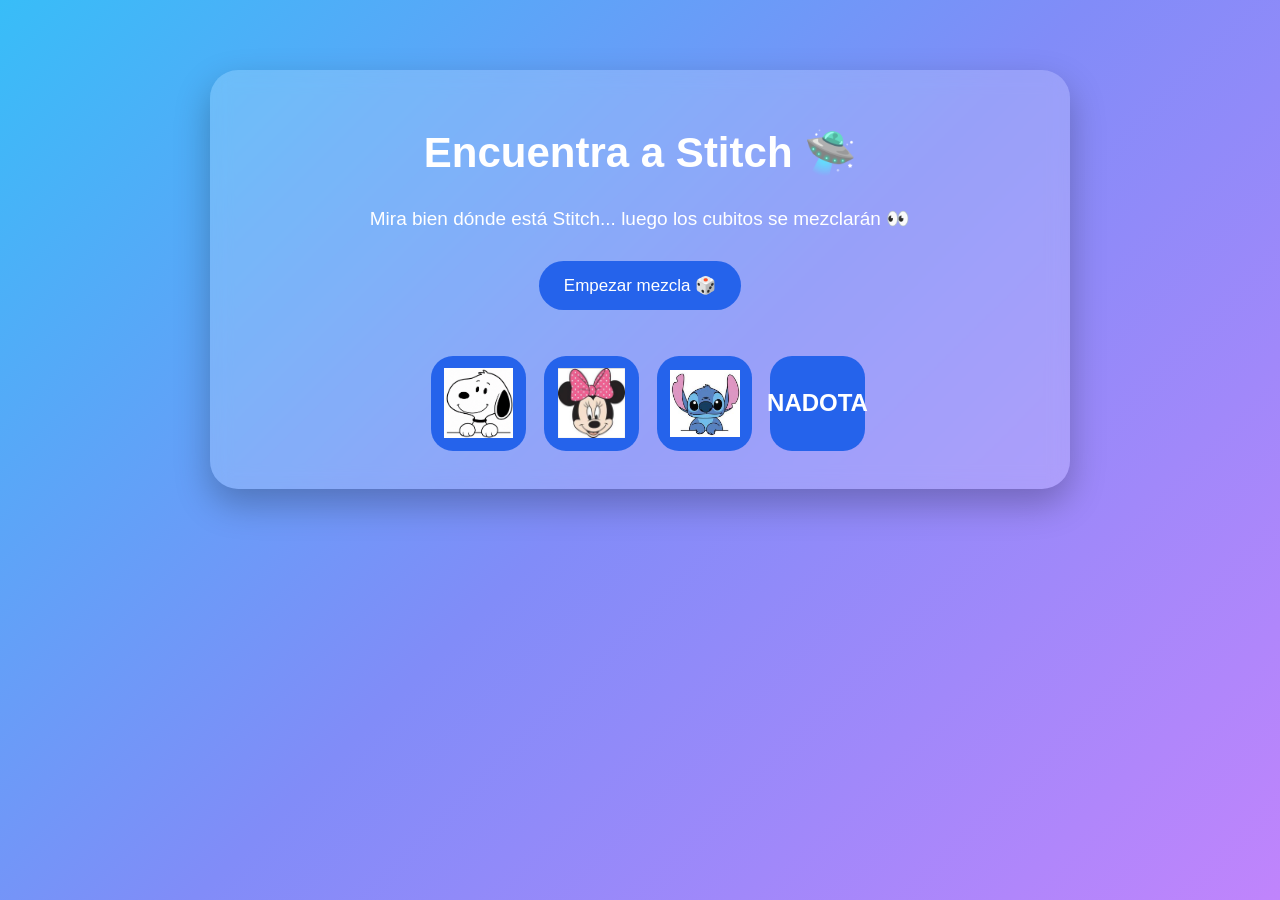
<file: juego-stitch.html>
<!DOCTYPE html>
<html lang="es">
<head>
  <meta charset="UTF-8">
  <meta name="viewport" content="width=device-width, initial-scale=1.0">
  <title>Encuentra a Stitch 🛸</title>
  <link rel="stylesheet" href="style.css">
</head>
<body>

<div class="container">
  <div class="card">
    <h1>Encuentra a Stitch 🛸</h1>

    <p>
      Mira bien dónde está Stitch... luego los cubitos se mezclarán 👀
    </p>

    <button onclick="iniciarJuego()">Empezar mezcla 🎲</button>

    <div class="cubos" id="cubos"></div>

    <div id="mensajeJuego" class="message-box hidden"></div>
  </div>
</div>

<script src="script.js"></script>

<script>
const personajes = [
  {
    nombre: "snoopy",
    texto: '<img src="Snoopy.png" class="personaje-img">',
    mensaje: "Nopis, encontraste a Snoopy xd 🐶"
  },
  {
    nombre: "minnie",
    texto: '<img src="Minnie.png" class="personaje-img">',
    mensaje: "Nopis, encontraste a Minnie 🎀"
  },
  {
    nombre: "stitch",
    texto: '<img src="stitch.png" class="personaje-img">',
    mensaje: "¡Lo encontraste! 🎉 Era Stitch 💙🛸"
  },
  {
    nombre: "nadota",
    texto: "NADOTA",
    mensaje: "NADOTA 😂 Ese no era xd"
  }
];

  let orden = [...personajes];
  let puedeElegir = false;

  function mostrarCubos(mostrarContenido = true) {
    const contenedor = document.getElementById("cubos");
    contenedor.innerHTML = "";

    orden.forEach((item, index) => {
      const cubo = document.createElement("button");
      cubo.className = "cubo mezclando";
      cubo.onclick = () => elegir(index);

      if (mostrarContenido) {
        cubo.innerHTML = item.texto;
      } else {
        cubo.innerHTML = "🎁";
      }

      contenedor.appendChild(cubo);
    });
  }

  function iniciarJuego() {
    puedeElegir = false;
    document.getElementById("mensajeJuego").classList.add("hidden");

    orden = [...personajes];
    mostrarCubos(true);

    setTimeout(() => {
      mostrarCubos(false);
      mezclarCubos(5);
    }, 1800);
  }

  function mezclarCubos(veces) {
    if (veces === 0) {
      puedeElegir = true;
      document.getElementById("mensajeJuego").innerHTML =
        "Ahora sí... ¿dónde quedó Stitch? 👀";
      document.getElementById("mensajeJuego").classList.remove("hidden");
      return;
    }

    orden.sort(() => Math.random() - 0.5);
    mostrarCubos(false);

    setTimeout(() => {
      mezclarCubos(veces - 1);
    }, 700);
  }

  function elegir(index) {
    if (!puedeElegir) {
      alert("Espera que terminen de mezclarse, psicóloca xd 😂");
      return;
    }

    const elegido = orden[index];
    const mensaje = document.getElementById("mensajeJuego");

    mostrarCubos(true);

    mensaje.innerHTML = elegido.mensaje;
    mensaje.classList.remove("hidden");

    if (elegido.nombre === "stitch") {
      localStorage.setItem("stitchCompletado", "true");
      crearConfeti();

      setTimeout(() => {
        window.location.href = "chisme.html";
      }, 1800);
    } else {
      setTimeout(() => {
        mensaje.innerHTML = "Otra vez, Clau 👀 Mira bien a monita 💙";
        iniciarJuego();
      }, 1800);
    }
  }

  mostrarCubos(true);
</script>

</body>
</html>
</file>
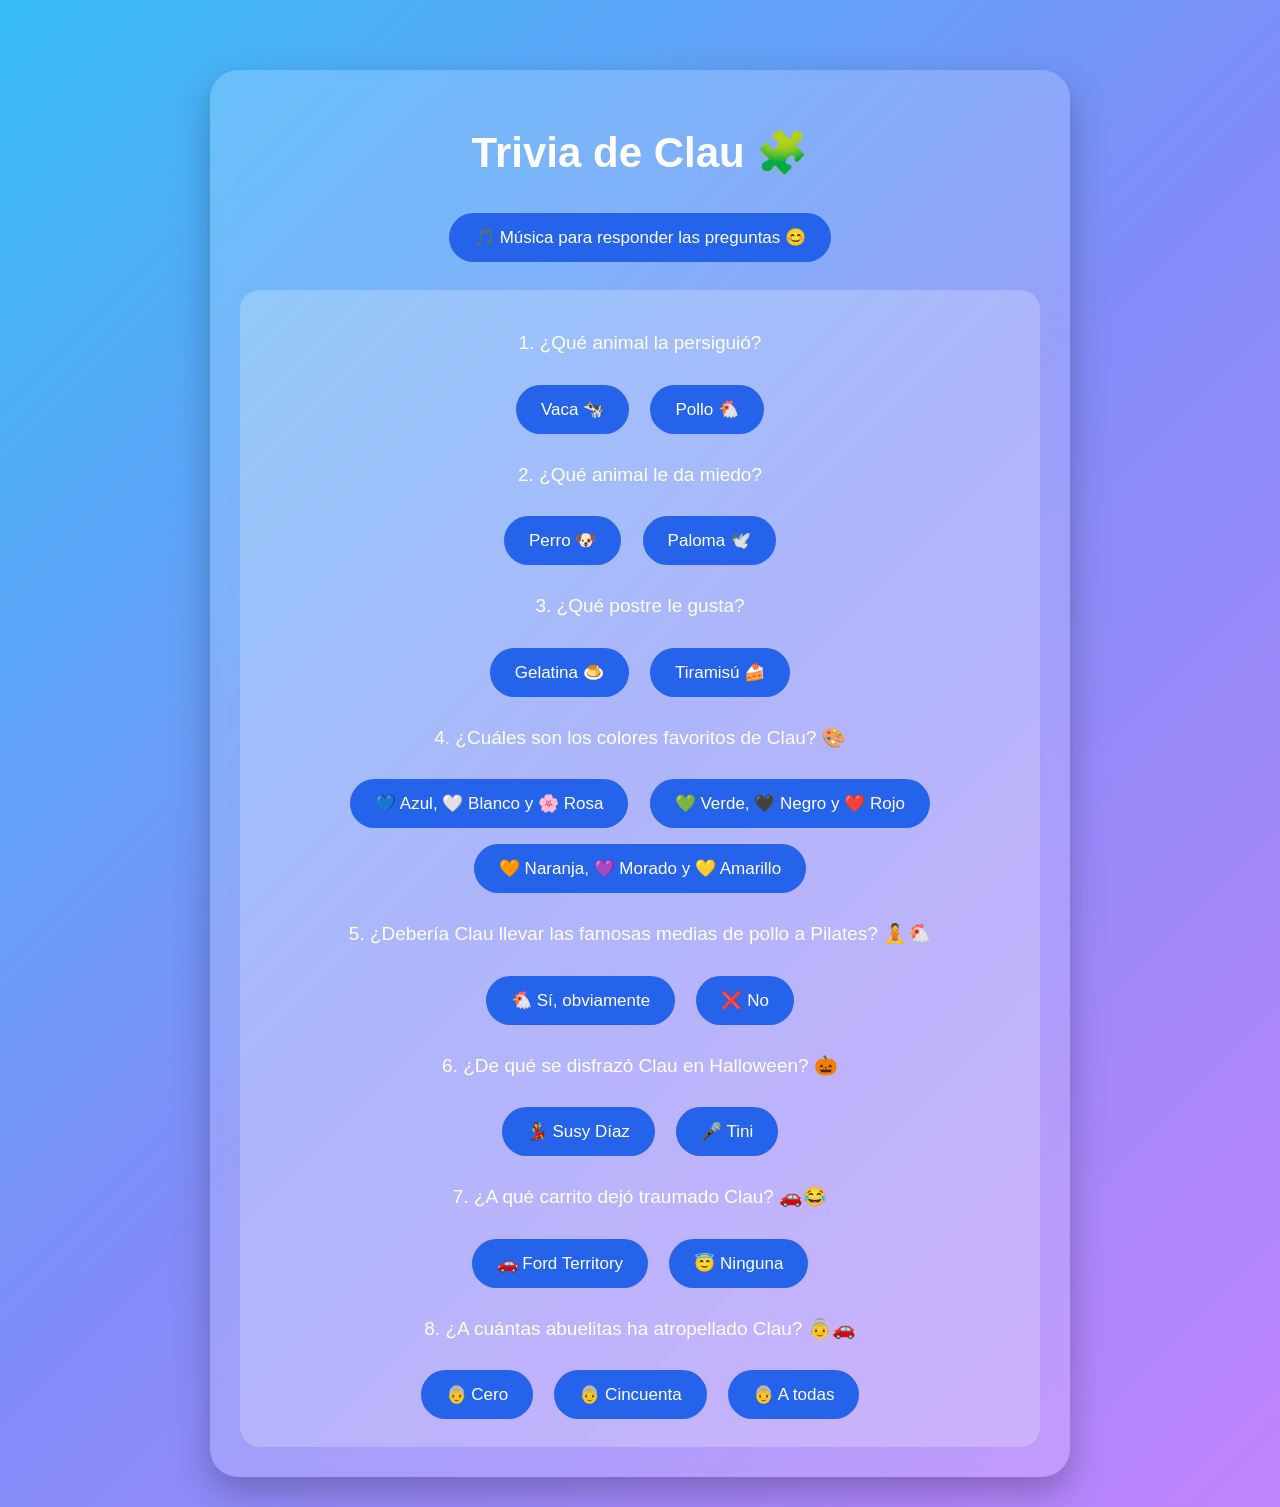
<file: trivia.html>
<!DOCTYPE html>
<html lang="es">
<head>
  <meta charset="UTF-8">
  <meta name="viewport" content="width=device-width, initial-scale=1.0">
  <title>Trivia de Clau 🧩</title>
  <link rel="stylesheet" href="style.css">
</head>
<body>

  <div class="container">
    <div class="card">
      <h1>Trivia de Clau 🧩</h1>

      <button onclick="toggleMusica()" id="btnMusica">
        🎵 Música para responder las preguntas 😊
      </button>

      <audio id="musicaTrivia" loop>
        <source src="musica2.mp3" type="audio/mpeg">
      </audio>

      <div class="message-box">
        <p>1. ¿Qué animal la persiguió?</p>
        <button onclick="responderTrivia(1, 'vaca')">Vaca 🐄</button>
        <button onclick="responderTrivia(1, 'pollo')">Pollo 🐔</button>

        <p>2. ¿Qué animal le da miedo?</p>
        <button onclick="responderTrivia(2, 'perro')">Perro 🐶</button>
        <button onclick="responderTrivia(2, 'paloma')">Paloma 🕊️</button>

        <p>3. ¿Qué postre le gusta?</p>
        <button onclick="responderTrivia(3, 'gelatina')">Gelatina 🍮</button>
        <button onclick="responderTrivia(3, 'tiramisu')">Tiramisú 🍰</button>

        <p>4. ¿Cuáles son los colores favoritos de Clau? 🎨</p>
        <button onclick="responderTrivia(4, 'correcto')">
          💙 Azul, 🤍 Blanco y 🌸 Rosa
        </button>
        <button onclick="responderTrivia(4, 'incorrecto')">
          💚 Verde, 🖤 Negro y ❤️ Rojo
        </button>
        <button onclick="responderTrivia(4, 'incorrecto')">
          🧡 Naranja, 💜 Morado y 💛 Amarillo
        </button>

        <p>5. ¿Debería Clau llevar las famosas medias de pollo a Pilates? 🧘🐔</p>
        <button onclick="responderTrivia(5, 'si')">
          🐔 Sí, obviamente
        </button>
        <button onclick="responderTrivia(5, 'no')">
          ❌ No
        </button>

        <p>6. ¿De qué se disfrazó Clau en Halloween? 🎃</p>
        <button onclick="responderTrivia(6, 'susy')">
          💃 Susy Díaz
        </button>
        <button onclick="responderTrivia(6, 'tini')">
          🎤 Tini
        </button>

        <p>7. ¿A qué carrito dejó traumado Clau? 🚗😂</p>
        <button onclick="responderTrivia(7, 'territory')">
          🚗 Ford Territory
        </button>
        <button onclick="responderTrivia(7, 'ninguna')">
          😇 Ninguna
        </button>

        <p>8. ¿A cuántas abuelitas ha atropellado Clau? 👵🚗</p>
        <button onclick="responderTrivia(8, 'cero')">
          👵 Cero
        </button>
        <button onclick="responderTrivia(8, 'cincuenta')">
          👵 Cincuenta
        </button>
        <button onclick="responderTrivia(8, 'todas')">
          👵 A todas
        </button>
      </div>

      <div id="resultadoTrivia" class="message-box hidden"></div>
    </div>
  </div>

  <script src="script.js"></script>

  <script>
    let puntosTrivia = 0;
    let respondidas = {};

    const musicaTrivia = document.getElementById("musicaTrivia");

    function responderTrivia(numero, respuesta) {
      if (respondidas[numero]) {
        alert("Esa ya la respondiste, psicóloca xd 😂");
        return;
      }

      const correctas = {
        1: "vaca",
        2: "paloma",
        3: "tiramisu",
        4: "correcto",
        5: "si",
        6: "susy",
        7: "territory",
        8: "todas"
      };

      if (respuesta === correctas[numero]) {
        respondidas[numero] = true;
        puntosTrivia++;

        if (numero === 1) {
          alert("🐄 Correcto 😂\n\nAsí es, la persiguió una vaca por ir con polo rojo xd");
        } else if (numero === 2) {
          alert("🕊️ Correcto 😂\n\nAsí es, le teme a las palomas... y a las gallinas también xd");
        } else if (numero === 3) {
          alert("🍰 Correcto 😂\n\nLe gusta tanto el tiramisú que probablemente se casaría con uno xd");
        } else if (numero === 4) {
          alert("💙🤍🌸 Correcto 😂\n\nClau no tiene un color favorito... tiene tres: azul, blanco y rosa");
        } else if (numero === 5) {
          alert("🐔🧦 Correcto 😂\n\nLas medias de pollo son obligatorias para Pilates 💙");
        } else if (numero === 6) {
          alert("🎃💃 Correcto 😂\n\nLa legendaria Susy Díaz hizo una aparición especial en Halloween xd");
        } else if (numero === 7) {
          alert("🚗 Correcto 😂\n\nF por la Ford Territory. La pobre ha pasado muchas cosas feas con esa conductora xd");
        } else if (numero === 8) {
          alert("👵🚗 Correcto 😂\n\nClau acabó con todas las abuelitas del Perú y tuvo que cruzar fronteras para continuar su misión en Argentina. 🤭");
        } else {
          alert("Correcto 💙");
        }

      } else {
        if (numero === 7 && respuesta === "ninguna") {
          alert("Mentira 😂\n\nSabes que tienes que presionar Ford Territory xd");
        } else if (numero === 8 && respuesta === "cero") {
          alert("😂 Nopis.\n\nEso es lo que dice Clau, pero es mentira.");
        } else if (numero === 8 && respuesta === "cincuenta") {
          alert("😂 Nopis.\n\nCreo que solamente contaste las que están cerca a su casa, pero te faltan más.");
        } else {
          alert("Nopis 😂");
        }
      }

      if (puntosTrivia === 8) {
        document.getElementById("resultadoTrivia").innerHTML = "Clau 😂💙";
        document.getElementById("resultadoTrivia").classList.remove("hidden");

        localStorage.setItem("triviaCompletada", "true");
        crearConfeti();

        setTimeout(() => {
          musicaTrivia.pause();
          window.location.href = "final.html";
        }, 1800);
      }
    }

    function toggleMusica() {
      if (musicaTrivia.paused) {
        musicaTrivia.play();

        document.getElementById("btnMusica").innerHTML =
          "⏸️ Pausar música";
      } else {
        musicaTrivia.pause();

        document.getElementById("btnMusica").innerHTML =
          "🎵 Reproducir música";
      }
    }
  </script>
</body>
</html>
</file>
<file: style.css>
* {
  box-sizing: border-box;
}

body {
  margin: 0;
  font-family: Arial, sans-serif;
  background: linear-gradient(135deg, #38bdf8, #818cf8, #c084fc);
  color: white;
  text-align: center;
  min-height: 100vh;
  overflow-x: hidden;
}
.confeti {
  position: fixed;
  top: -30px;
  animation: caer 4s linear forwards;
  pointer-events: none;
  z-index: 999;
}

@keyframes caer {
  to {
    transform: translateY(110vh) rotate(360deg);
    opacity: 0;
  }
}

.container {
  max-width: 900px;
  margin: auto;
  padding: 30px 20px;
}

.card {
  background: rgba(255, 255, 255, 0.18);
  padding: 30px;
  border-radius: 28px;
  box-shadow: 0 15px 35px rgba(0,0,0,0.25);
  backdrop-filter: blur(10px);
  margin-top: 40px;
}

h1 {
  font-size: 42px;
}

h2 {
  margin-top: 30px;
}

p {
  font-size: 19px;
  line-height: 1.5;
}

.stitch {
  font-size: 90px;
  animation: bounce 1.8s infinite;
}

button, a.btn {
  display: inline-block;
  text-decoration: none;
  border: none;
  padding: 14px 25px;
  margin: 8px;
  border-radius: 25px;
  background: #2563eb;
  color: white;
  font-size: 17px;
  cursor: pointer;
  transition: 0.3s;
}

button:hover, a.btn:hover {
  transform: scale(1.08);
  background: #1d4ed8;
}

.hidden {
  display: none;
}

.message-box {
  margin-top: 20px;
  padding: 20px;
  border-radius: 20px;
  background: rgba(255,255,255,0.22);
  font-size: 19px;
}

.heart {
  position: fixed;
  bottom: -20px;
  animation: float 5s linear forwards;
  pointer-events: none;
  z-index: 999;
}

.countdown {
  font-size: 23px;
  font-weight: bold;
  margin: 20px 0;
}

.game {
  display: grid;
  grid-template-columns: repeat(4, 70px);
  gap: 12px;
  justify-content: center;
  margin-top: 20px;
}

.game button {
  font-size: 30px;
  padding: 15px;
  border-radius: 18px;
}

.chisme-box {
  position: relative;
  height: 220px;
  margin-top: 20px;
  background: rgba(255,255,255,0.15);
  border-radius: 20px;
  overflow: hidden;
}

#btnMoises, #btnClau {
  position: absolute;
  transition: 0.3s;
}

#btnMoises {
  left: 15%;
  top: 80px;
}

#btnClau {
  right: 15%;
  top: 80px;
  background: #9333ea;
}

@keyframes float {
  to {
    transform: translateY(-110vh);
    opacity: 0;
  }
}

@keyframes bounce {
  0%, 100% {
    transform: translateY(0);
  }

  50% {
    transform: translateY(-12px);
  }
}

.galeria-stickers {
  display: flex;
  flex-wrap: wrap;
  justify-content: center;
  gap: 20px;
}

.sticker-card {
  background: rgba(255,255,255,0.15);
  border-radius: 20px;
  padding: 15px;
  width: 220px;
}

.sticker-card img {
  width: 100%;
  border-radius: 15px;
}

.sticker-card:hover {
  transform: scale(1.05);
  transition: 0.3s;
}

.stitch-img {
  width: 45px;
  height: 45px;
  object-fit: contain;
}

.cubos {
  display: grid;
  grid-template-columns: repeat(4, 95px);
  gap: 18px;
  justify-content: center;
  margin-top: 30px;
}

.cubo {
  width: 95px;
  height: 95px;
  border-radius: 22px;
  font-size: 24px;
  font-weight: bold;
  display: flex;
  align-items: center;
  justify-content: center;
  transition: transform 0.45s ease, left 0.45s ease, top 0.45s ease;
}

.cubo.mezclando {
  animation: moverCubo 0.45s ease;
}

@keyframes moverCubo {
  0% {
    transform: translate(0, 0) rotate(0deg);
  }

  50% {
    transform: translate(25px, -20px) rotate(8deg) scale(1.08);
  }

  100% {
    transform: translate(0, 0) rotate(0deg);
  }
}

.cubo img {
  width: 70px;
  height: 70px;
  object-fit: contain;
}

.personaje-img {
  width: 70px;
  height: 70px;
  object-fit: contain;
}

.ramo-box {
  height: 420px;
  position: relative;
  overflow: hidden;
  border-radius: 25px;
  background: rgba(255,255,255,0.12);

  display: flex;
  justify-content: center;
  align-items: center;
}

#canvasFinal {
  width: 100%;
  height: 100%;
  display: block;
}

#msgFinal {
  position: absolute;
  bottom: 10px;
  width: 100%;
  text-align: center;
  color: white;
  font: 22px Arial;
  text-shadow: 0 0 12px white;
  opacity: 0;
  transition: 2s;
}
</file>
